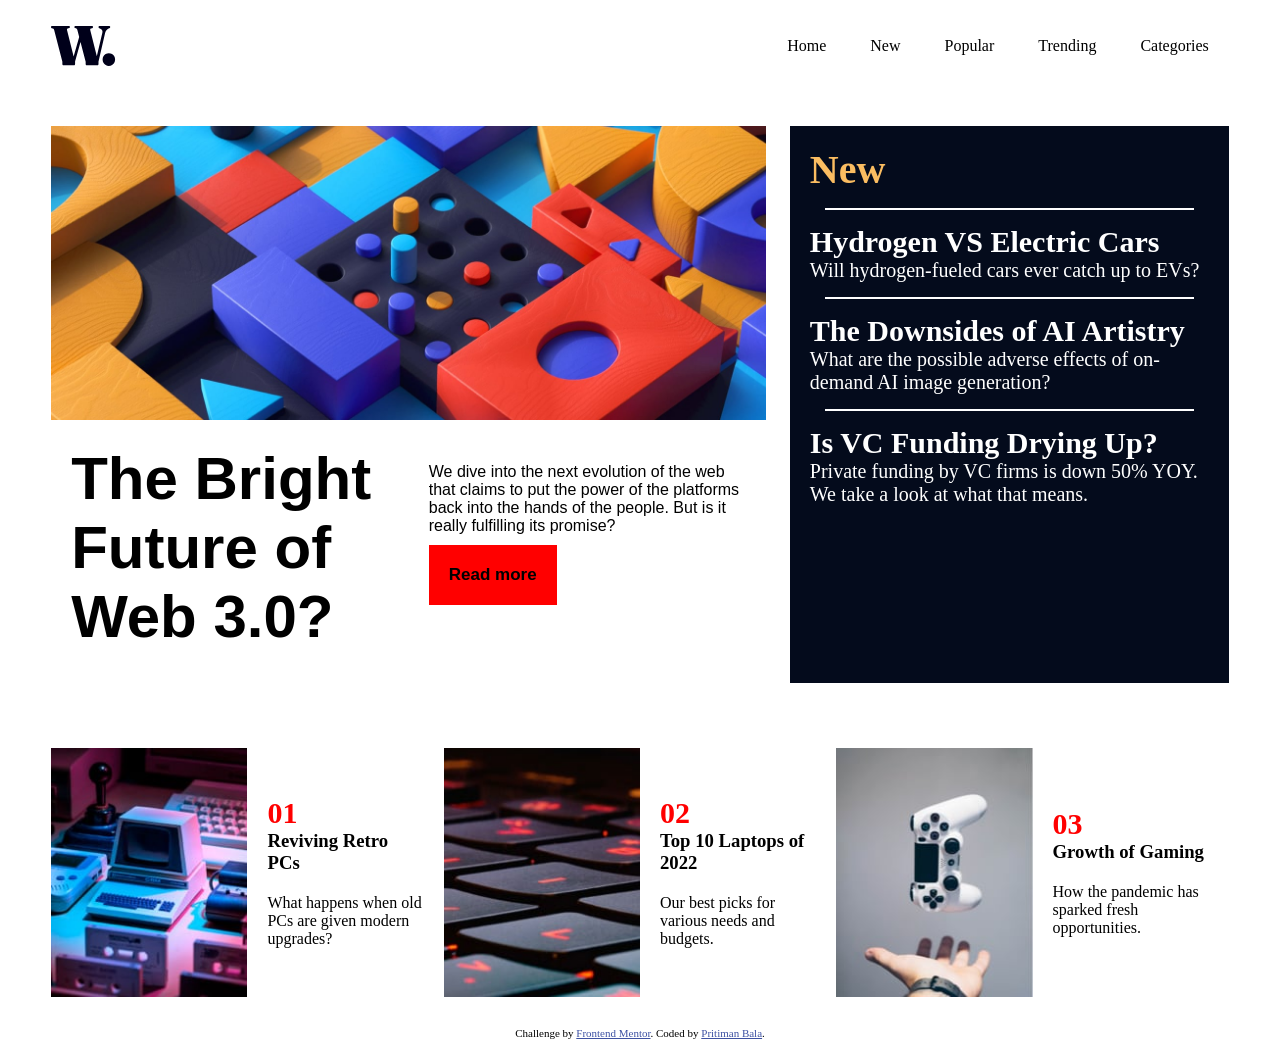
<file: index.html>
<!DOCTYPE html>
<html lang="en">

<head>
  <meta charset="UTF-8">
  <meta name="viewport" content="width=device-width, initial-scale=1.0">
  <!-- displays site properly based on user's device -->

  <link rel="icon" type="image/png" sizes="32x32" href="favicon-32x32.png">

  <title>Frontend Mentor | News homepage</title>
  <link rel="stylesheet" href="style.css">
  <!-- Feel free to remove these styles or customise in your own stylesheet 👍 -->
  <style>
    .attribution {
      font-size: 11px;
      text-align: center;
    }

    .attribution a {
      color: hsl(228, 45%, 44%);
    }
  </style>
</head>

<body>
  <header>
    <img src="logo.svg" alt="not-available">
      <ul class="navLinks">
        <li class="links">Home</li>
        <li class="links">New</li>
        <li class="links">Popular</li>
        <li class="links">Trending</li>
        <li class="links">Categories</li>
        <li id="link"><img src="icon-menu.svg" alt="not-available" onclick="showBar()"></li>
      </ul>
      <ul class="sidebar">
        <li><img src="icon-menu-close.svg" alt="not-available" onclick="hideBar()"></li>
        <li>Home</li>
        <li>New</li>
        <li>Popular</li>
        <li>Trending</li>
        <li>Categories</li>
      </ul>
  </header>




  <div class="middle">
    <div class="left">
      <img src="image-web-3-desktop.jpg" alt="not-available" id="middleImage">
      <div class="down">
        <div class="dRight">
          The Bright Future of Web 3.0?
        </div>
        <div class="dLeft">
          We dive into the next evolution of the web that claims to put the power of the platforms back into the hands
          of the people.
          But is it really fulfilling its promise?
          <br>
          <button>Read more</button>
        </div>
      </div>
    </div>
    <div class="right">
      <h1>New</h1>
      <p class="rightText">
      <h2>Hydrogen VS Electric Cars</h2>
      Will hydrogen-fueled cars ever catch up to EVs?
      </p>
      <p class="rightText">
      <h2>The Downsides of AI Artistry</h2>
      What are the possible adverse effects of on-demand AI image generation?
      </p>
      <p class="rightText">
      <h2>Is VC Funding Drying Up?</h2>
      Private funding by VC firms is down 50% YOY. We take a look at what that means.
      </p>
    </div>
  </div>


  <div class="low">
    <div class="lowP">
      <img src="image-retro-pcs.jpg" alt="" class="iimage">
      <div class="inside">
        <h1 class="num">01</h1>
        <h3>Reviving Retro PCs</h3>
        What happens when old PCs are given modern upgrades?
      </div>
    </div>
    <div class="lowP">
      <img src="image-top-laptops.jpg" alt="" class="iimage">
      <div class="inside">
        <h1 class="num">02</h1>
        <h3>Top 10 Laptops of 2022</h3>
        Our best picks for various needs and budgets.
      </div>
    </div>
    <div class="lowP">
      <img src="image-gaming-growth.jpg" alt="" class="iimage">
      <div class="inside">
        <h1 class="num">03</h1>
        <h3>Growth of Gaming</h3>
        How the pandemic has sparked fresh opportunities.
      </div>
    </div>
  </div>


  <div class="attribution">
    Challenge by <a href="https://www.frontendmentor.io?ref=challenge" target="_blank">Frontend Mentor</a>.
    Coded by <a href="#">Pritiman Bala</a>.
  </div>
  <script src="script.js"></script>
</body>

</html>
</file>
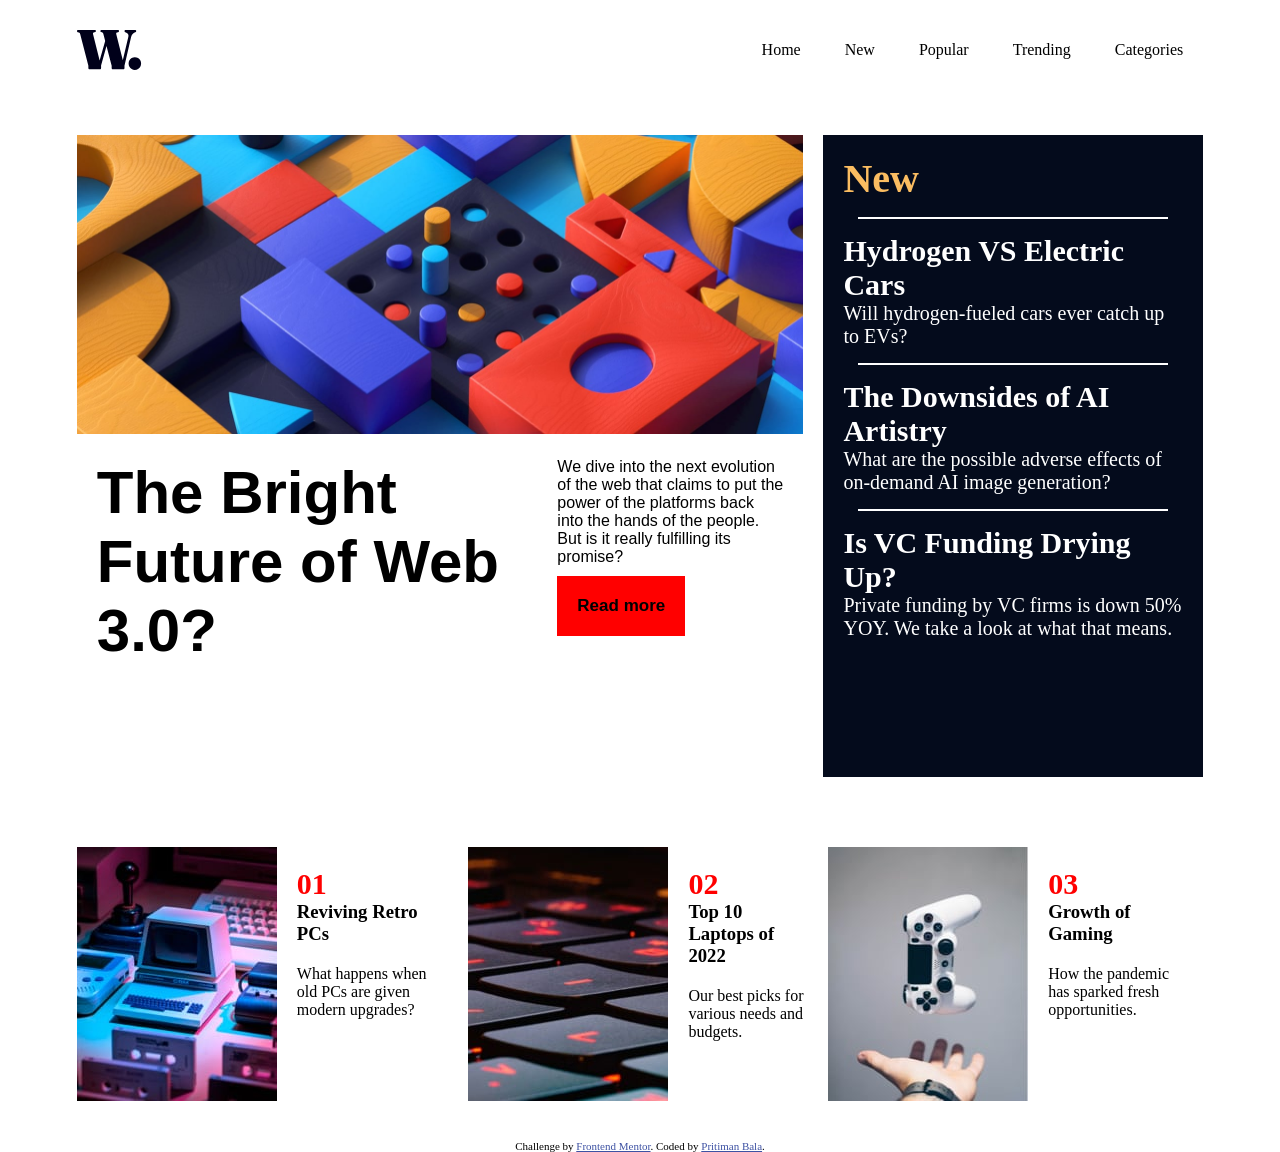
<file: news-homepage-main/index.html>
<!DOCTYPE html>
<html lang="en">

<head>
  <meta charset="UTF-8">
  <meta name="viewport" content="width=device-width, initial-scale=1.0">
  <!-- displays site properly based on user's device -->

  <link rel="icon" type="image/png" sizes="32x32" href="./assets/images/favicon-32x32.png">

  <title>Frontend Mentor | News homepage</title>
  <link rel="stylesheet" href="style.css">
  <!-- Feel free to remove these styles or customise in your own stylesheet 👍 -->
  <style>
    .attribution {
      font-size: 11px;
      text-align: center;
    }

    .attribution a {
      color: hsl(228, 45%, 44%);
    }
  </style>
</head>

<body>
  <header>
    <img src="assets\images\logo.svg" alt="not-available">
    <nav>
      <ul class="navLinks">
        <li class="links">Home</li>
        <li class="links">New</li>
        <li class="links">Popular</li>
        <li class="links">Trending</li>
        <li class="links">Categories</li>
        <li id="link"><img src="assets\images\icon-menu.svg" alt="not-available" onclick="showBar()"></li>
      </ul>
      <ul class="sidebar">
        <li><img src="assets\images\icon-menu-close.svg" alt="not-available" onclick="hideBar()"></li>
        <li>Home</li>
        <li>New</li>
        <li>Popular</li>
        <li>Trending</li>
        <li>Categories</li>
      </ul>
    </nav>
  </header>



  <!-- <span id="image"></span>
        <span class="nav">Home</span>
        <span class="nav">New</span>
        <span class="nav">Popular</span>
        <span class="nav">Trending</span>
        <span class="nav">Categories</span> -->

  <div class="middle">
    <div class="left">
      <img src="assets\images\image-web-3-desktop.jpg" alt="not-available" id="middleImage">
      <div class="down">
        <div class="dRight">
          The Bright Future of Web 3.0?
        </div>
        <div class="dLeft">
          We dive into the next evolution of the web that claims to put the power of the platforms back into the hands
          of the people.
          But is it really fulfilling its promise?
          <br>
          <button>Read more</button>
        </div>
      </div>
    </div>
    <div class="right">
      <h1>New</h1>
      <p class="rightText">
      <h2>Hydrogen VS Electric Cars</h2>
      Will hydrogen-fueled cars ever catch up to EVs?
      </p>
      <p class="rightText">
      <h2>The Downsides of AI Artistry</h2>
      What are the possible adverse effects of on-demand AI image generation?
      </p>
      <p class="rightText">
      <h2>Is VC Funding Drying Up?</h2>
      Private funding by VC firms is down 50% YOY. We take a look at what that means.
      </p>
    </div>
  </div>


  <div class="low">
    <p class="lowP">
      <img src="assets\images\image-retro-pcs.jpg" alt="">
    <div class="inside">
      <h1 class="num">01</h1>
      <h3>Reviving Retro PCs</h3>
      What happens when old PCs are given modern upgrades?
    </div>
    </p>
    <p class="lowP">
      <img src="assets\images\image-top-laptops.jpg" alt="">
    <div class="inside">
      <h1 class="num">02</h1>
      <h3>Top 10 Laptops of 2022</h3>
      Our best picks for various needs and budgets.
    </div>
    </p>
    <p class="lowP">
      <img src="assets\images\image-gaming-growth.jpg" alt="">
      <div class="inside">
        <h1 class="num">03</h1>
        <h3>Growth of Gaming</h3>
        How the pandemic has sparked fresh opportunities.
      </div>
    </p>
  </div>


  <div class="attribution">
    Challenge by <a href="https://www.frontendmentor.io?ref=challenge" target="_blank">Frontend Mentor</a>.
    Coded by <a href="#">Pritiman Bala</a>.
  </div>
  <script src="script.js"></script>
</body>

</html>
</file>
<file: style.css>
*{
    margin: 0px;
    padding: 0px;
    box-sizing: border-box;  
}
html{
    width: 100vw;
    margin: 0px;
}
header{
    flex: 1;
    display: flex;
    justify-content: space-between;
    align-items: center;
    padding: 2% 4%;
    /* margin:10px 10px; */
    /* border: 2px solid black; */
    box-sizing: border-box;
    width: 100%;
    right: 0;
      
}
.navLinks{
    list-style: none;
}
.links {
    /* width: 100%; */
    display: inline-block;
    padding: 0px 20px;
    transition: all 0.3s ease 0s;
}
.links:hover{
    color: red;
}
#link{
    display: inline-block;
    padding: 0px 20px;
    transition: all 0.3s ease 0s; 
    display: none;
}
/* middle part starts from here  */

.middle{
    display: flex;
    justify-content: space-between;
    padding: 35px 4%;
    width: 100%;

}
#middleImage{
    width: 100%;
    height: auto;
    /* margin-top: 30px; */
    object-fit: fill;
}
.left{
    /* border: 2px dotted black; */
    margin-right: 2%;
    height: 100%;
    /* align-items: right; */
}
.right{
    /* margin-top:30px; */
    width: 100%;
    height: 100%;
    background-color: rgb(4, 11, 28);
    color: white;
    padding:20px 20px 15% 20px;
    font-size: 20px;
}
.down{
    display: flex;
    justify-content: space-between;
    /* border: 2px solid black; */
    align-items: center;
    width: 100%;
}
h1{
    color: rgb(251, 189, 97);
}
.rightText{
    border-top: 2px solid white;
    margin: 15px;
}
.dRight{
    height: 100%;
    font-size: 60px;
    margin-right: 0px;
    /* border: 2px dotted black; */
    padding: 20px;
    font-family: 'Inter', sans-serif;
    font-weight: 700;
    width: 100%;

}
.dLeft{
    height: 210px;
    width: 100%;
    padding:20px;
    /* border: 2px dotted black; */
    font-family: cooper system-ui, -apple-system, BlinkMacSystemFont, 'Segoe UI', Roboto, Oxygen, Ubuntu, Cantarell, 'Open Sans', 'Helvetica Neue', sans-serif;
}
button{
    text-decoration: none;
    border: none;
    padding:20px;
    margin-top: 10px;
    font-size: 17px;
    font-weight: 700;
    color: black;
    background-color: red;
    transition: all 0.2s ease 0s;
}
button:hover{
    color: white;
    background-color: rgb(4, 11, 28);
}
h2:hover{
    color: rgb(232, 186, 118);
}
h2{
    transition: all 0.15s ease 0s;
}
.sidebar{
    height: 100%;
    width: 50%;
    right: 0;
    top: 0;
    z-index: 999;
    position: fixed;
    background-color:  rgb(255, 255, 255);
    display: flex;
    justify-content: flex-start;
    align-items: flex-start;
    flex-direction: column;
    list-style: none;
    display: none;
    box-sizing: border-box;
    box-shadow: -100px 0px 100px rgba(0, 0,0, 0.2);
    animation-name: box;
    animation-duration: 0.5s;
    animation-delay: 0ms;
}
@keyframes box {
    0%{
        width: 0%;
    }
    100%{
        width: 50%;
    }
}

.sidebar li {
    padding: 10px;
    font-size: 20px;
    margin: 10px 0px;
}
.low{
    display: flex;
    justify-content: space-evenly;
    /* border: 2px solid dotted; */
    padding: 30px 4%;
    width: 100%;
}
.lowP{
    display: flex;
    flex-direction: row;
    justify-content: center;
    align-items: center;
    width: 100%;
}
.iimage{
    width: 50%;
}
.num{
    color: red;
    font-size: 30px;
}
.inside{
    /* border: 2px black dotted; */
    padding: 20px 0px;
    margin: 0px 20px;
}
h3{
    margin-bottom: 20px;
    transition: all 0.15s ease 0s;
}
h3:hover{
    color: red;
}


/* this part is for mobile view users */

@media(max-width: 800px){
    /* .sidebar{
        display: block;
    } */
     .links{
        display: none;
     }
    #link{
        display:block;
    }
    .middle{
        display: inline-block;
    }
    .down{
        display: inline-block;
    }
    .low {
        display: flex;
        flex-direction: column;
        gap: 20px; 
      }
      
      .lowP {
        display: flex; 
        flex-direction: row;
        align-items: center; 
        gap: 20px; 
      }
      .inside{
        flex-grow: 1;
      }
}
</file>
<file: news-homepage-main/style.css>
*{
    margin: 0px;
    padding: 0px;
    box-sizing: border-box;
}


header{
    display: flex;
    justify-content: space-between;
    align-items: center;
    padding: 30px 6%;
    /* border: 2px solid black; */
}
.navLinks{
    list-style: none;
}
.links {
    display: inline-block;
    padding: 0px 20px;
    transition: all 0.3s ease 0s;
}
.links:hover{
    color: red;
}
#link{
    display: inline-block;
    padding: 0px 20px;
    transition: all 0.3s ease 0s; 
    display: none;
}
/* middle part starts from here  */

.middle{
    display: flex;
    justify-content: space-between;
    padding: 35px 6%;

}
#middleImage{
    width: 100%;
    /* margin-top: 30px; */
    object-fit: fill;
}
.left{
    /* border: 2px dotted black; */
    margin-right: 20px;
    height: 100%;
    /* align-items: right; */
}
.right{
    /* margin-top:30px; */
    width: 100%;
    height: 100%;
    background-color: rgb(4, 11, 28);
    color: white;
    padding:20px 20px 137px 20px;
    font-size: 20px;
}
.down{
    display: flex;
    justify-content: space-between;
    /* border: 2px solid black; */
    align-items: center;
}
h1{
    color: rgb(251, 189, 97);
}
.rightText{
    border-top: 2px solid white;
    margin: 15px;
}
.dRight{
    height: 210px;
    font-size: 60px;
    margin-right: 0px;
    /* border: 2px dotted black; */
    padding: 20px;
    font-family: 'Inter', sans-serif;
    font-weight: 700;

}
.dLeft{
    height: 210px;
    width: 500px;
    padding:20px;
    /* border: 2px dotted black; */
    font-family: cooper system-ui, -apple-system, BlinkMacSystemFont, 'Segoe UI', Roboto, Oxygen, Ubuntu, Cantarell, 'Open Sans', 'Helvetica Neue', sans-serif;
}
button{
    text-decoration: none;
    border: none;
    padding:20px;
    margin-top: 10px;
    font-size: 17px;
    font-weight: 700;
    color: black;
    background-color: red;
    transition: all 0.2s ease 0s;
}
button:hover{
    color: white;
    background-color: rgb(4, 11, 28);
}
h2:hover{
    color: rgb(232, 186, 118);
}
h2{
    transition: all 0.15s ease 0s;
}
.low{
    display: flex;
    justify-content: space-evenly;
    /* border: 2px solid dotted; */
    padding: 35px 6%;
}
.num{
    color: red;
    font-size: 30px;
}
.inside{
    /* border: 2px black dotted; */
    padding: 20px;
}
h3{
    margin-bottom: 20px;
    transition: all 0.15s ease 0s;
}
h3:hover{
    color: red;
}
.sidebar{
    height: 100%;
    width: 50%;
    right: 0;
    top: 0;
    z-index: 999;
    position: fixed;
    background-color:  rgb(255, 255, 255);
    display: flex;
    justify-content: flex-start;
    align-items: flex-start;
    flex-direction: column;
    list-style: none;
    display: none;
    box-sizing: border-box;
    box-shadow: -100px 0px 100px rgba(0, 0,0, 0.2);
}
.sidebar li {
    padding: 10px;
    font-size: 20px;
    margin: 10px 0px;
}


/* this part is for mobile view users */

@media(max-width: 800px){
    /* .sidebar{
        display: block;
    } */
     .links{
        display: none;
     }
    #link{
        display:block;
    }
    .middle{
        display: inline-block;
    }
    .down{
        display: inline-block;
    }
    .low {
        display: flex;
        flex-direction: column; /* Stack paragraphs vertically */
        gap: 20px; /* Add space between the items */
      }
      
      .lowP {
        display: flex; /* Align image and text side by side */
        align-items: center; /* Vertically center content */
        gap: 20px; /* Add spacing between the image and text */
      }
      .inside{
        flex-grow: 1;
      }
}
</file>
